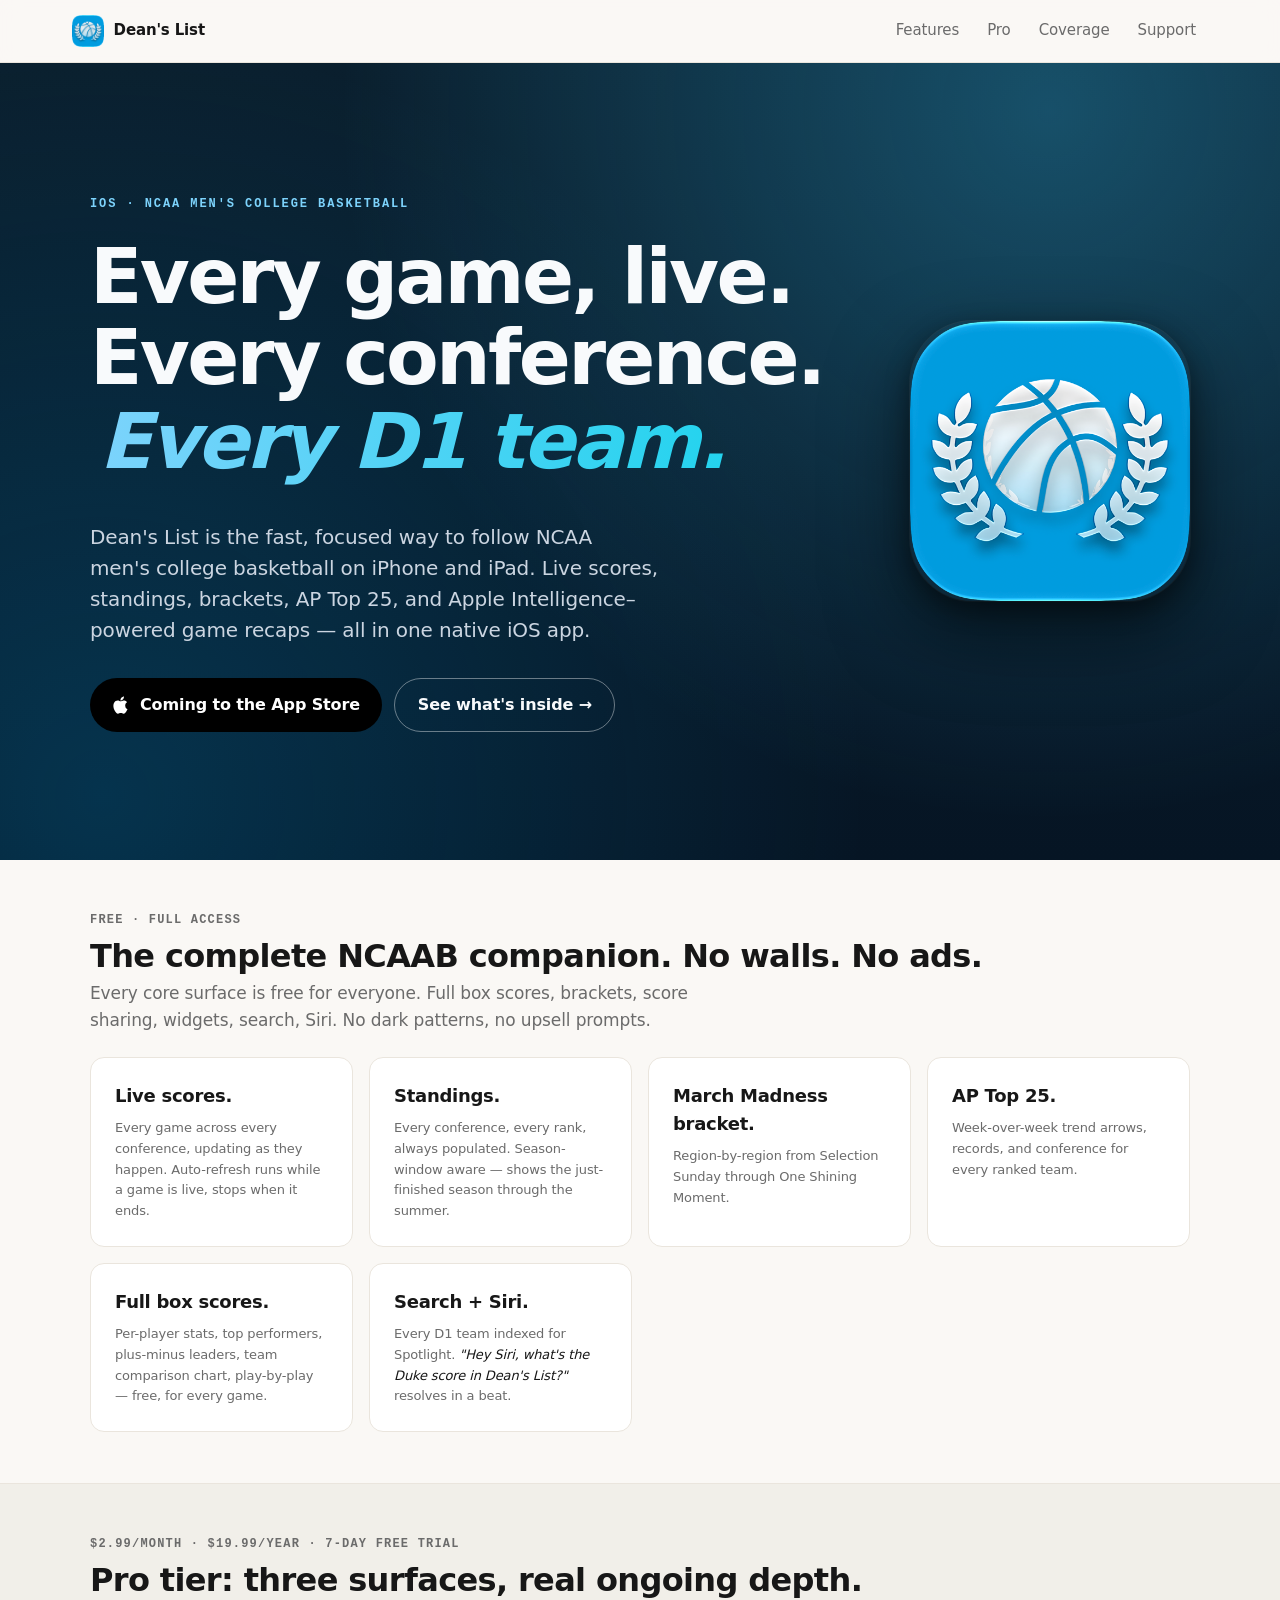
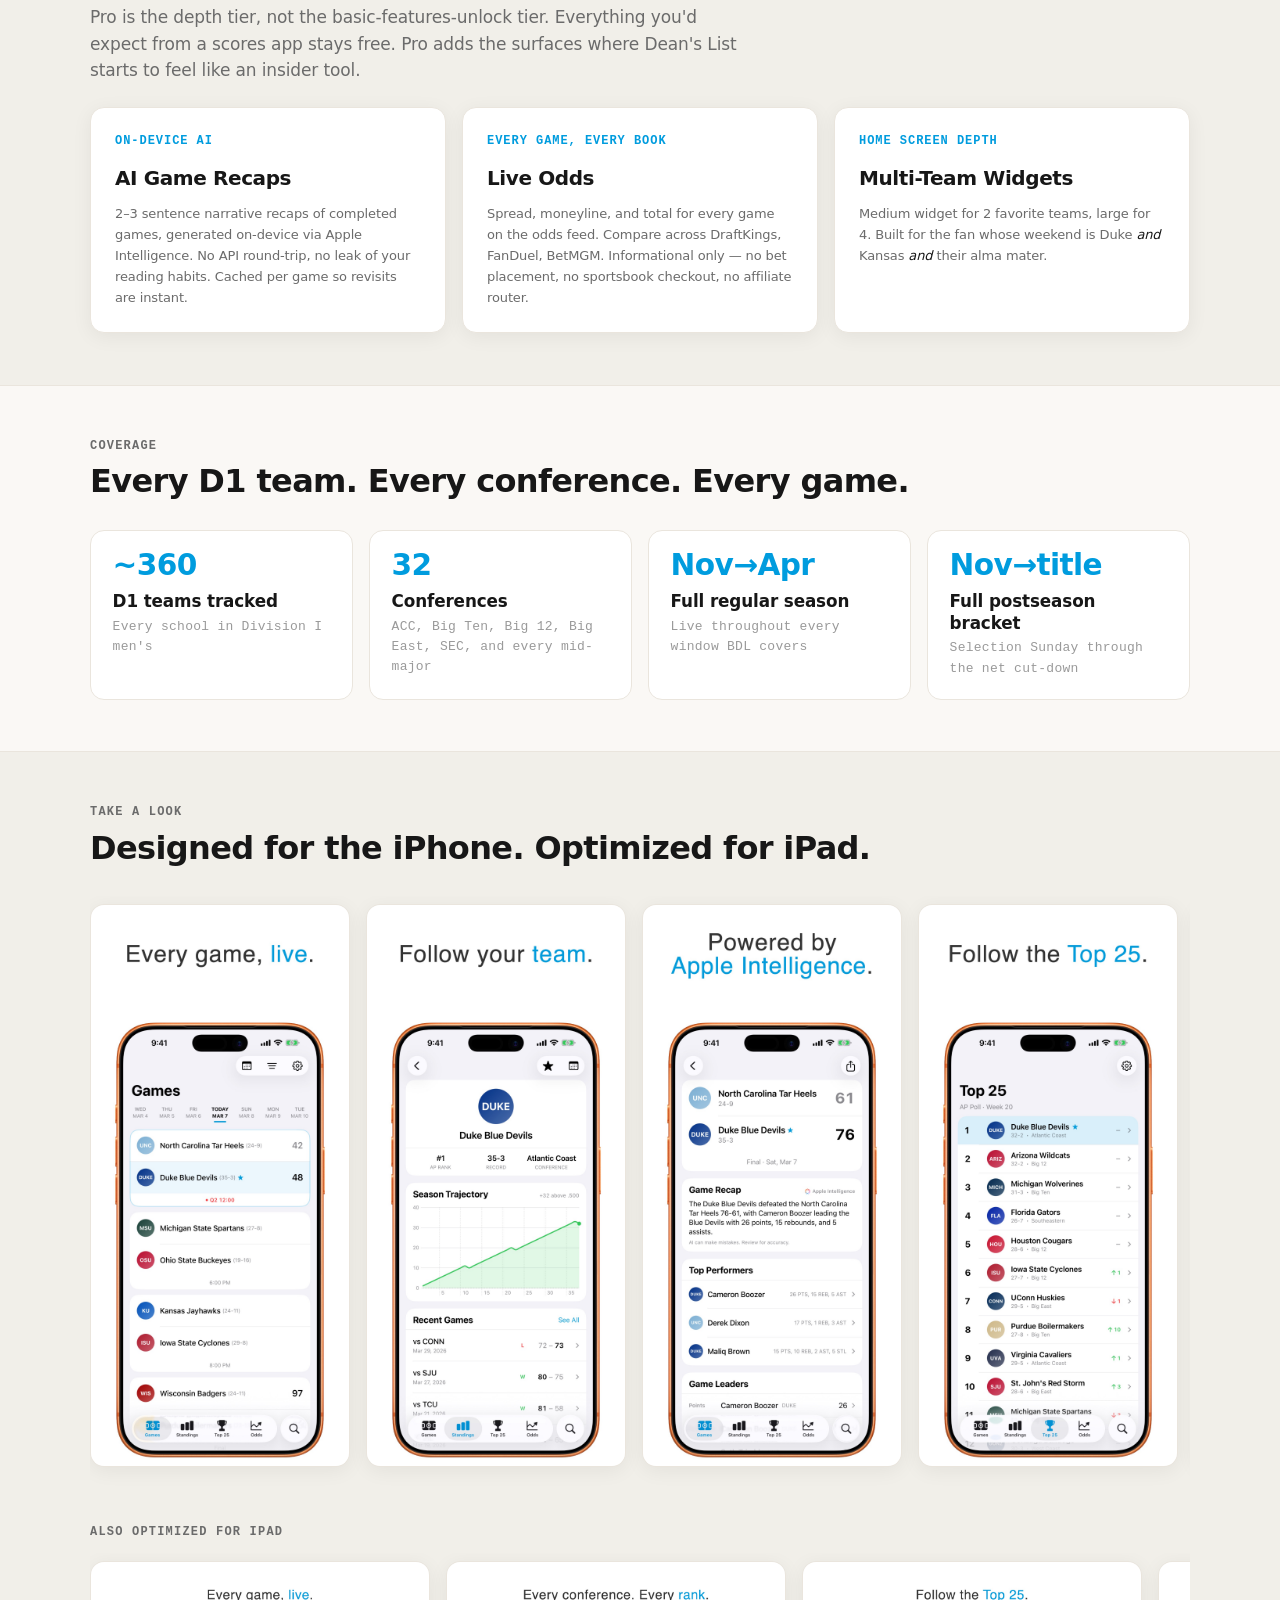
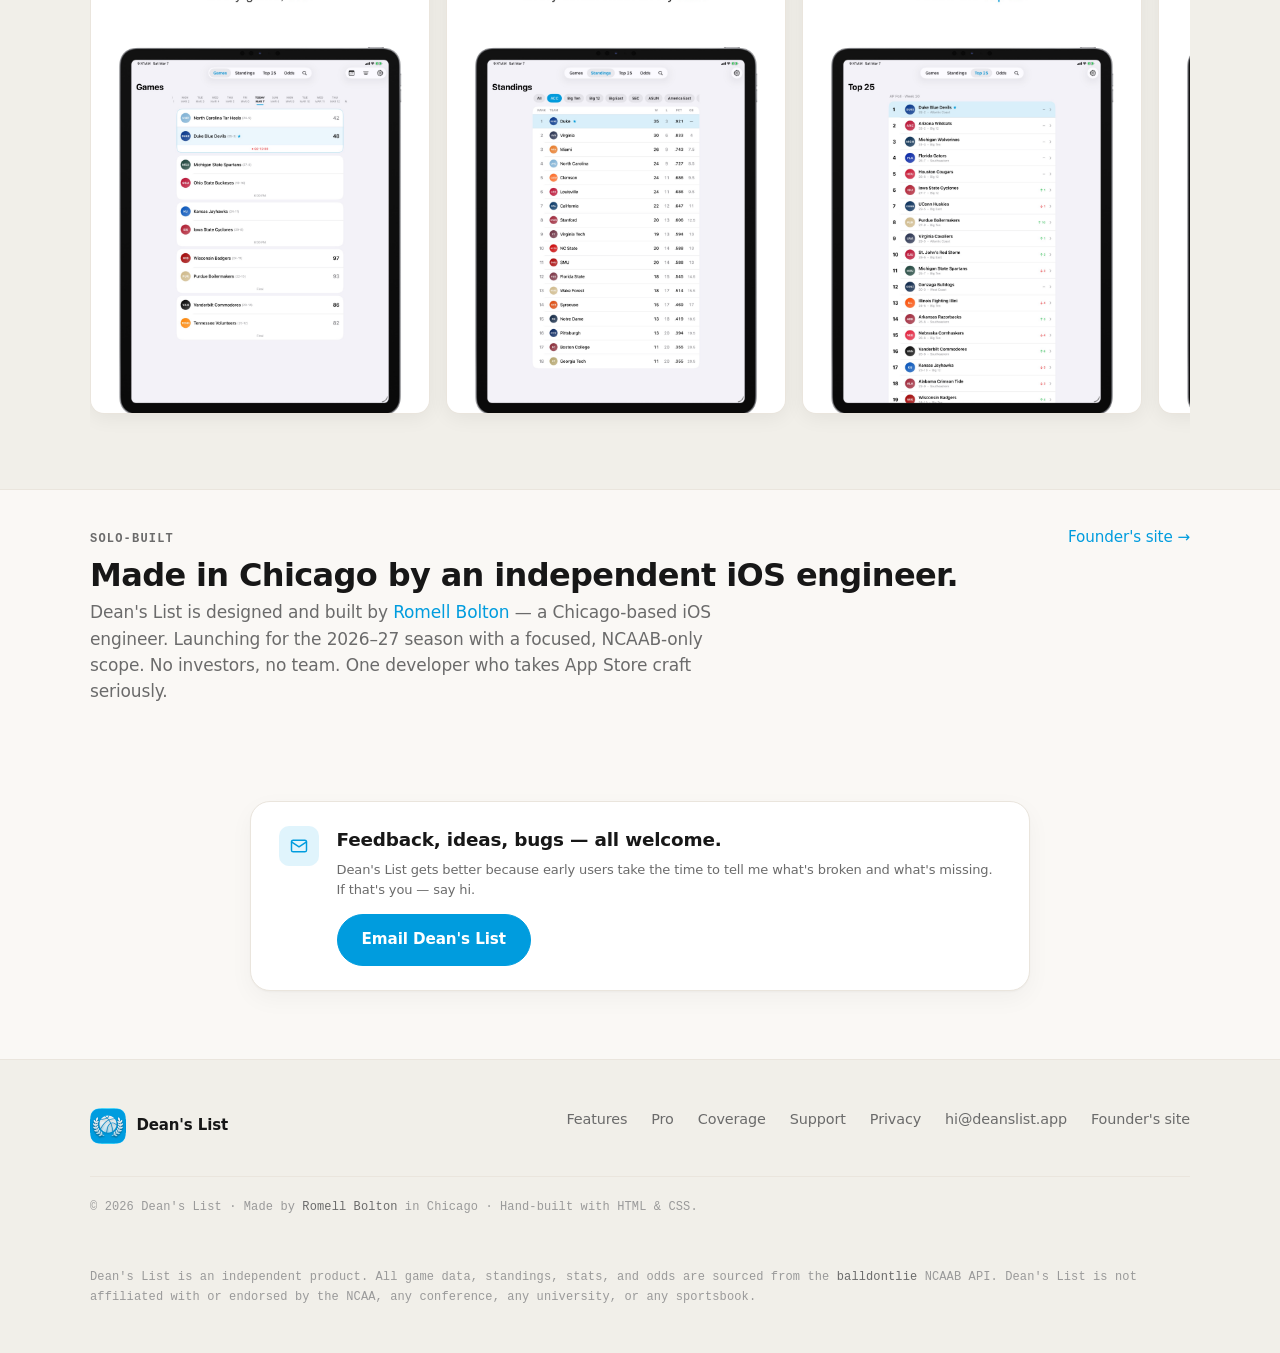
<file: index.html>
<!DOCTYPE html>
<html lang="en">
<head>
  <meta charset="UTF-8" />
  <meta name="viewport" content="width=device-width, initial-scale=1, viewport-fit=cover" />
  <meta name="color-scheme" content="light dark" />
  <meta name="theme-color" content="#faf8f5" media="(prefers-color-scheme: light)" />
  <meta name="theme-color" content="#0e0e10" media="(prefers-color-scheme: dark)" />

  <title>Dean's List</title>
  <meta name="description" content="The complete NCAA Men's college basketball companion. Live scores, standings, brackets, AP Top 25, and Apple Intelligence–powered game recaps. Every conference. Every D1 team." />

  <meta property="og:type" content="website" />
  <meta property="og:title" content="Dean's List — College Basketball" />
  <meta property="og:description" content="Live scores. Every bracket. Powered by Apple Intelligence. A native iOS app by Romell Bolton." />
  <meta property="og:url" content="https://deanslist.app/" />
  <meta property="og:image" content="https://deanslist.app/assets/img/og-image.png" />
  <meta property="og:image:width" content="1200" />
  <meta property="og:image:height" content="630" />
  <meta property="og:image:alt" content="Dean's List — the complete NCAA college basketball companion for iOS" />
  <meta name="twitter:card" content="summary_large_image" />

  <link rel="canonical" href="https://deanslist.app/" />
  <link rel="icon" type="image/png" sizes="32x32" href="/favicon-32.png?v=20260723" />
  <link rel="apple-touch-icon" href="/apple-touch-icon.png?v=20260723" />
  <link rel="manifest" href="/site.webmanifest" />
  <link rel="stylesheet" href="/assets/css/styles.css?v=20260722" />
</head>
<body>
  <a href="#main" class="skip-link">Skip to content</a>

  <div class="page">
    <header class="site-header">
      <div class="site-header__inner">
        <a href="/" class="site-header__brand">
          <img src="/assets/img/deanslist-mark.png?v=20260723" alt="" />
          <span>Dean's List</span>
        </a>
        <nav class="site-header__nav" id="site-nav" aria-label="Primary">
          <a href="#features">Features</a>
          <a href="#pro">Pro</a>
          <a href="#coverage">Coverage</a>
          <a href="/support/">Support</a>
        </nav>
        <button type="button" class="site-header__toggle" aria-controls="site-nav" aria-expanded="false">Menu</button>
      </div>
    </header>

    <main id="main">
      <section class="hero-quote">
        <div class="hero-quote__inner">
          <div class="hero-quote__text-col">
            <p class="hero-quote__eyebrow">iOS · NCAA Men's College Basketball</p>
            <p class="hero-quote__text">Every game, live. Every conference. <em>Every D1 team.</em></p>
            <p class="hero-quote__mission">
              Dean's List is the fast, focused way to follow NCAA men's college basketball on iPhone and iPad.
              Live scores, standings, brackets, AP Top 25, and Apple Intelligence–powered game recaps —
              all in one native iOS app.
            </p>
            <div class="hero-quote__ctas">
              <!-- Placeholder pill — swap for Apple's official App Store badge once the new ASC record is live -->
              <a href="#" class="hero-quote__coming" aria-label="Coming soon to the App Store">
                <svg viewBox="0 0 24 24" width="18" height="18" fill="currentColor" aria-hidden="true"><path d="M17.6 12.75c-.03-2.9 2.37-4.29 2.48-4.36-1.35-1.98-3.46-2.25-4.2-2.28-1.79-.18-3.5 1.05-4.41 1.05-.93 0-2.32-1.03-3.82-1-1.96.03-3.79 1.14-4.8 2.9-2.05 3.55-.52 8.8 1.47 11.68.97 1.41 2.13 2.99 3.63 2.94 1.46-.06 2.01-.94 3.78-.94 1.75 0 2.26.94 3.8.91 1.57-.03 2.57-1.44 3.53-2.86 1.11-1.63 1.57-3.22 1.6-3.31-.04-.02-3.03-1.16-3.06-4.63zM14.7 4.42c.8-.98 1.34-2.33 1.19-3.68-1.15.05-2.55.78-3.38 1.75-.75.86-1.4 2.24-1.22 3.55 1.29.1 2.6-.65 3.41-1.62z"/></svg>
                <span>Coming to the App Store</span>
              </a>
              <a href="#features" class="hero-quote__cta hero-quote__cta--ghost">See what's inside &rarr;</a>
            </div>
          </div>
          <div class="hero-quote__visual" aria-hidden="true">
            <img src="/icon-512.png?v=20260723" alt="" class="hero-quote__icon" />
          </div>
        </div>
      </section>

      <section class="section" id="features">
        <div class="section__inner">
          <div class="section__head">
            <div>
              <p class="section__eyebrow">Free · Full access</p>
              <h2 class="section__title">The complete NCAAB companion. No walls. No ads.</h2>
              <p class="section__lede">Every core surface is free for everyone. Full box scores, brackets, score sharing, widgets, search, Siri. No dark patterns, no upsell prompts.</p>
            </div>
          </div>
          <div class="feature-grid">
            <article class="feature-card"><h3 class="feature-card__title">Live scores.</h3><p class="feature-card__body">Every game across every conference, updating as they happen. Auto-refresh runs while a game is live, stops when it ends.</p></article>
            <article class="feature-card"><h3 class="feature-card__title">Standings.</h3><p class="feature-card__body">Every conference, every rank, always populated. Season-window aware — shows the just-finished season through the summer.</p></article>
            <article class="feature-card"><h3 class="feature-card__title">March Madness bracket.</h3><p class="feature-card__body">Region-by-region from Selection Sunday through One Shining Moment.</p></article>
            <article class="feature-card"><h3 class="feature-card__title">AP Top 25.</h3><p class="feature-card__body">Week-over-week trend arrows, records, and conference for every ranked team.</p></article>
            <article class="feature-card"><h3 class="feature-card__title">Full box scores.</h3><p class="feature-card__body">Per-player stats, top performers, plus-minus leaders, team comparison chart, play-by-play — free, for every game.</p></article>
            <article class="feature-card"><h3 class="feature-card__title">Search + Siri.</h3><p class="feature-card__body">Every D1 team indexed for Spotlight. <em>"Hey Siri, what's the Duke score in Dean's List?"</em> resolves in a beat.</p></article>
          </div>
        </div>
      </section>

      <section class="section section--tint" id="pro">
        <div class="section__inner">
          <div class="section__head">
            <div>
              <p class="section__eyebrow">$2.99/month · $19.99/year · 7-day free trial</p>
              <h2 class="section__title">Pro tier: three surfaces, real ongoing depth.</h2>
              <p class="section__lede">Pro is the depth tier, not the basic-features-unlock tier. Everything you'd expect from a scores app stays free. Pro adds the surfaces where Dean's List starts to feel like an insider tool.</p>
            </div>
          </div>
          <div class="pro-grid">
            <article class="pro-card"><p class="pro-card__eyebrow">On-device AI</p><h3 class="pro-card__title">AI Game Recaps</h3><p class="pro-card__body">2–3 sentence narrative recaps of completed games, generated on-device via Apple Intelligence. No API round-trip, no leak of your reading habits. Cached per game so revisits are instant.</p></article>
            <article class="pro-card"><p class="pro-card__eyebrow">Every game, every book</p><h3 class="pro-card__title">Live Odds</h3><p class="pro-card__body">Spread, moneyline, and total for every game on the odds feed. Compare across DraftKings, FanDuel, BetMGM. Informational only — no bet placement, no sportsbook checkout, no affiliate router.</p></article>
            <article class="pro-card"><p class="pro-card__eyebrow">Home Screen depth</p><h3 class="pro-card__title">Multi-Team Widgets</h3><p class="pro-card__body">Medium widget for 2 favorite teams, large for 4. Built for the fan whose weekend is Duke <em>and</em> Kansas <em>and</em> their alma mater.</p></article>
          </div>
        </div>
      </section>

      <section class="section" id="coverage">
        <div class="section__inner">
          <div class="section__head"><div><p class="section__eyebrow">Coverage</p><h2 class="section__title">Every D1 team. Every conference. Every game.</h2></div></div>
          <div class="impact-grid">
            <div class="impact-card"><span class="impact-card__value">~360</span><p class="impact-card__label">D1 teams tracked</p><p class="impact-card__sub">Every school in Division I men's</p></div>
            <div class="impact-card"><span class="impact-card__value">32</span><p class="impact-card__label">Conferences</p><p class="impact-card__sub">ACC, Big Ten, Big 12, Big East, SEC, and every mid-major</p></div>
            <div class="impact-card"><span class="impact-card__value">Nov→Apr</span><p class="impact-card__label">Full regular season</p><p class="impact-card__sub">Live throughout every window BDL covers</p></div>
            <div class="impact-card"><span class="impact-card__value">Nov→title</span><p class="impact-card__label">Full postseason bracket</p><p class="impact-card__sub">Selection Sunday through the net cut-down</p></div>
          </div>
        </div>
      </section>

      <section class="section section--tint" id="screens">
        <div class="section__inner">
          <div class="section__head"><div><p class="section__eyebrow">Take a look</p><h2 class="section__title">Designed for the iPhone. Optimized for iPad.</h2></div></div>
          <div class="screen-strip" aria-label="Dean's List on iPhone">
            <figure class="screen-strip__item"><img src="/assets/img/screen-games.jpg?v=20260722" alt="Every game, live. Games tab showing today's live matchups and upcoming tip-offs." /></figure>
            <figure class="screen-strip__item"><img src="/assets/img/screen-standings.jpg?v=20260722" alt="Every conference. Every rank. Standings tab with conference filter chips." /></figure>
            <figure class="screen-strip__item"><img src="/assets/img/screen-top25.jpg?v=20260722" alt="Follow the Top 25. AP Poll with week-over-week trend arrows." /></figure>
            <figure class="screen-strip__item"><img src="/assets/img/screen-recap.jpg?v=20260722" alt="Powered by Apple Intelligence. Game detail with AI-generated recap." /></figure>
            <figure class="screen-strip__item"><img src="/assets/img/screen-odds.jpg?v=20260722" alt="Compare odds across books. Odds card with spread, total, and moneyline." /></figure>
            <figure class="screen-strip__item"><img src="/assets/img/screen-team.jpg?v=20260722" alt="Follow your team. Team detail with record, season trajectory, and recent games." /></figure>
          </div>
          <p class="screen-strip__label">Also optimized for iPad</p>
          <div class="screen-strip screen-strip--tablet" aria-label="Dean's List on iPad">
            <figure class="screen-strip__item screen-strip__item--tablet"><img src="/assets/img/screen-ipad-games.jpg?v=20260722" alt="Every game, live on iPad with a wider layout." /></figure>
            <figure class="screen-strip__item screen-strip__item--tablet"><img src="/assets/img/screen-ipad-standings.jpg?v=20260722" alt="Every conference. Every rank. Standings tab on iPad." /></figure>
            <figure class="screen-strip__item screen-strip__item--tablet"><img src="/assets/img/screen-ipad-top25.jpg?v=20260722" alt="Follow the Top 25 on iPad." /></figure>
            <figure class="screen-strip__item screen-strip__item--tablet"><img src="/assets/img/screen-ipad-recap.jpg?v=20260722" alt="Powered by Apple Intelligence on iPad." /></figure>
            <figure class="screen-strip__item screen-strip__item--tablet"><img src="/assets/img/screen-ipad-odds.jpg?v=20260722" alt="Compare odds across books on iPad." /></figure>
            <figure class="screen-strip__item screen-strip__item--tablet"><img src="/assets/img/screen-ipad-team.jpg?v=20260722" alt="Follow your team on iPad." /></figure>
          </div>
        </div>
      </section>

      <section class="section section--tight">
        <div class="section__inner">
          <div class="section__head">
            <div>
              <p class="section__eyebrow">Solo-built</p>
              <h2 class="section__title">Made in Chicago by an independent iOS engineer.</h2>
              <p class="section__lede">
                Dean's List is designed and built by
                <a href="https://www.romellbolton.com" target="_blank" rel="noopener">Romell Bolton</a> —
                a Chicago-based iOS engineer. Launching for the 2026–27 season with a focused,
                NCAAB-only scope. No investors, no team. One developer who takes App Store craft seriously.
              </p>
            </div>
            <a href="https://www.romellbolton.com" target="_blank" rel="noopener" class="section__see-all">Founder's site &rarr;</a>
          </div>
        </div>
      </section>

      <section class="section section--tight">
        <div class="section__inner" style="max-width: 780px;">
          <div class="callout">
            <div class="callout__glyph" aria-hidden="true">
              <svg viewBox="0 0 24 24" fill="none" stroke="currentColor" stroke-width="1.75" stroke-linecap="round" stroke-linejoin="round"><rect x="3" y="5" width="18" height="14" rx="2"/><path d="M3 7l9 6 9-6"/></svg>
            </div>
            <div>
              <p class="callout__title">Feedback, ideas, bugs — all welcome.</p>
              <p class="callout__body">Dean's List gets better because early users take the time to tell me what's broken and what's missing. If that's you — say hi.</p>
              <a href="mailto:hi@deanslist.app" class="btn btn--primary">Email Dean's List</a>
            </div>
          </div>
        </div>
      </section>
    </main>

    <footer class="site-footer">
      <div class="site-footer__inner">
        <div>
          <a href="/" class="site-footer__brand">
            <img src="/assets/img/deanslist-mark.png?v=20260723" alt="" />
            <span>Dean's List</span>
          </a>
        </div>
        <nav class="site-footer__links" aria-label="Footer">
          <a href="#features">Features</a>
          <a href="#pro">Pro</a>
          <a href="#coverage">Coverage</a>
          <a href="/support/">Support</a>
          <a href="/privacy/">Privacy</a>
          <a href="mailto:hi@deanslist.app">hi@deanslist.app</a>
          <a href="https://www.romellbolton.com" target="_blank" rel="noopener">Founder's site</a>
        </nav>
        <p class="site-footer__copy">
          © <span id="year">2026</span> Dean's List · Made by
          <a href="https://www.romellbolton.com" target="_blank" rel="noopener">Romell Bolton</a>
          in Chicago · Hand-built with HTML &amp; CSS.
        </p>
        <p class="site-footer__copy" style="margin-top: 0.5rem;">
          Dean's List is an independent product. All game data, standings, stats, and odds are sourced from the
          <a href="https://balldontlie.io" target="_blank" rel="noopener">balldontlie</a> NCAAB API.
          Dean's List is not affiliated with or endorsed by the NCAA, any conference, any university, or any sportsbook.
        </p>
      </div>
    </footer>
  </div>

  <script src="/assets/js/main.js" defer></script>
</body>
</html>
</file>
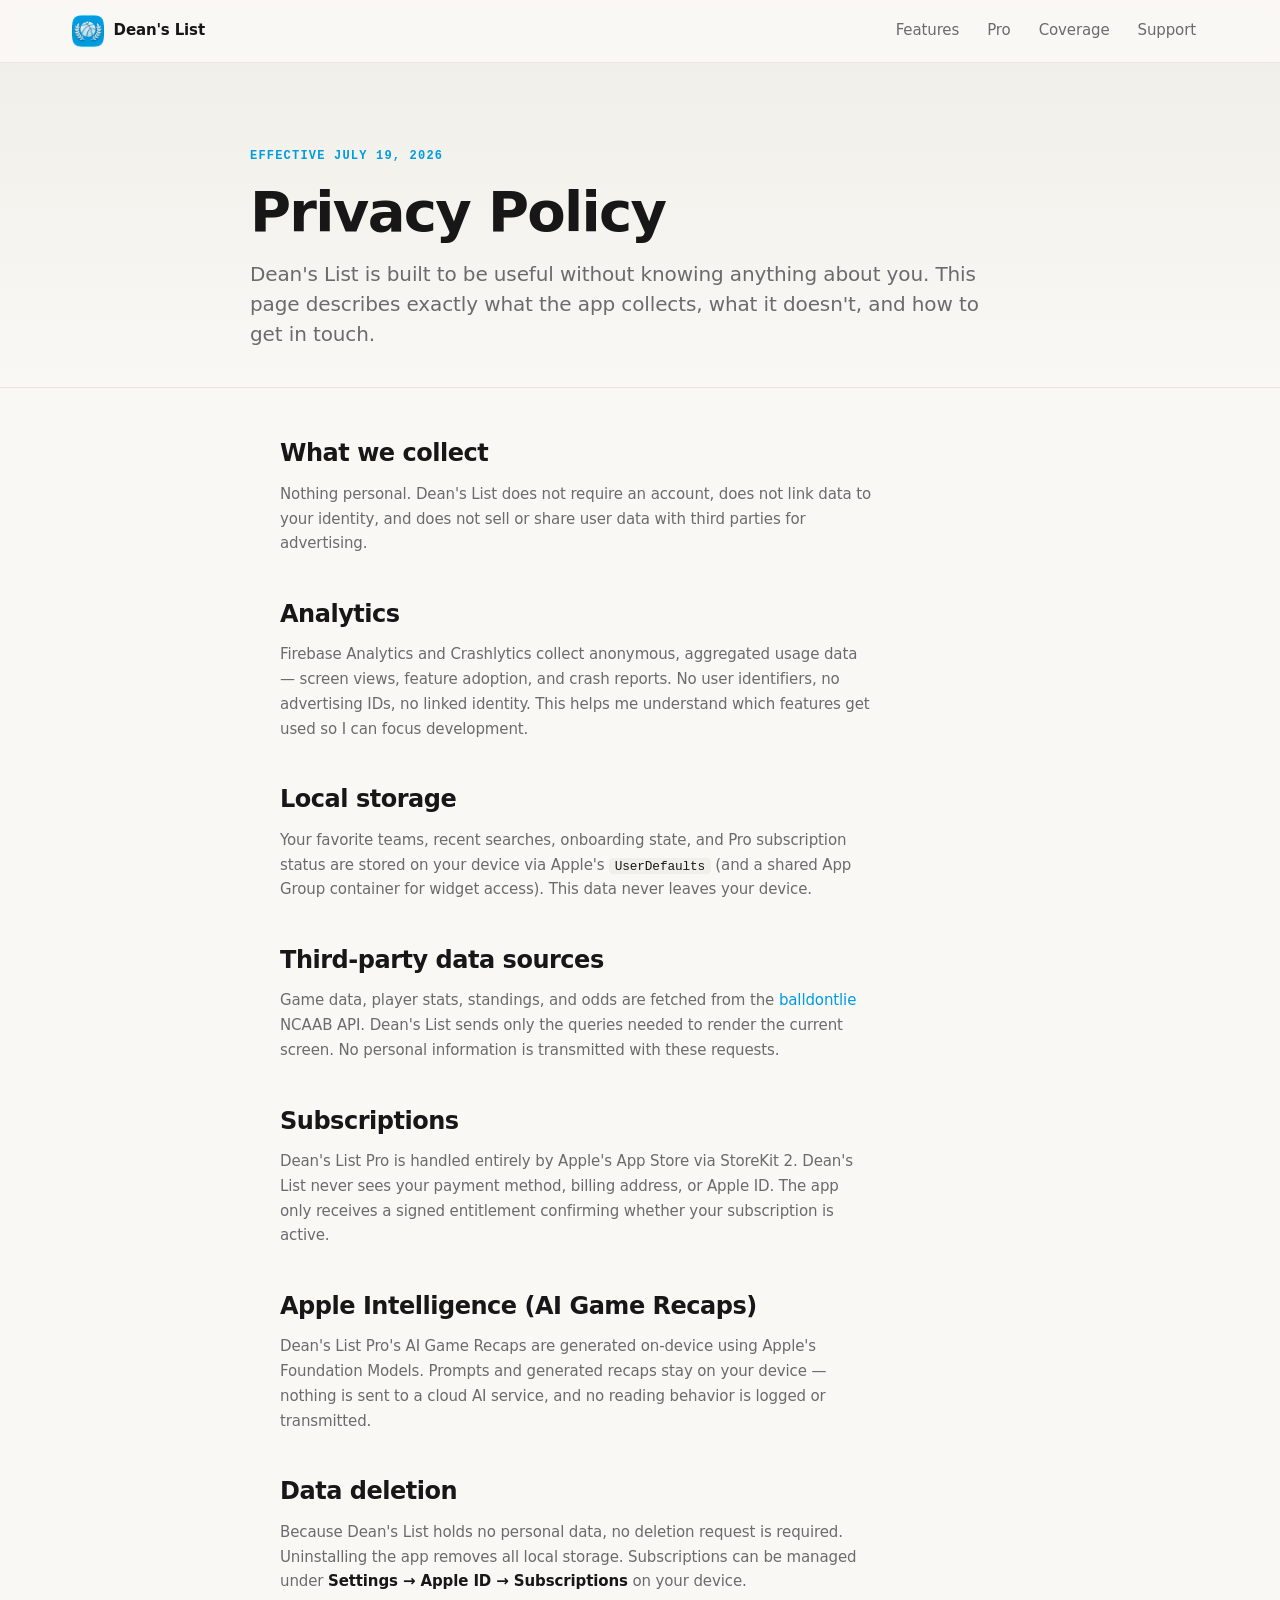
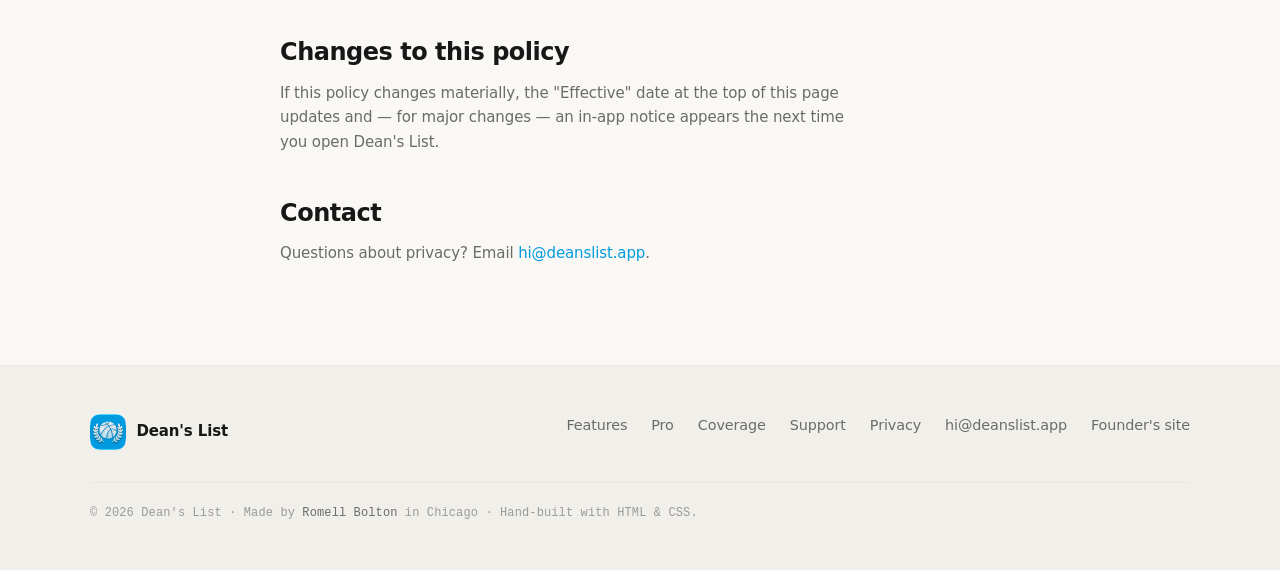
<file: privacy/index.html>
<!DOCTYPE html>
<html lang="en">
<head>
  <meta charset="UTF-8" />
  <meta name="viewport" content="width=device-width, initial-scale=1, viewport-fit=cover" />
  <meta name="color-scheme" content="light dark" />
  <meta name="theme-color" content="#faf8f5" media="(prefers-color-scheme: light)" />
  <meta name="theme-color" content="#0e0e10" media="(prefers-color-scheme: dark)" />

  <title>Privacy — Dean's List</title>
  <meta name="description" content="Dean's List's privacy policy. What we collect, what we don't, and how to reach us." />
  <link rel="canonical" href="https://deanslist.app/privacy/" />
  <link rel="icon" type="image/png" sizes="32x32" href="/favicon-32.png?v=20260723" />
  <link rel="apple-touch-icon" href="/apple-touch-icon.png?v=20260723" />
  <link rel="manifest" href="/site.webmanifest" />
  <link rel="stylesheet" href="/assets/css/styles.css?v=20260722" />
</head>
<body>
  <a href="#main" class="skip-link">Skip to content</a>
  <div class="page">
    <header class="site-header">
      <div class="site-header__inner">
        <a href="/" class="site-header__brand">
          <img src="/assets/img/deanslist-mark.png?v=20260723" alt="" />
          <span>Dean's List</span>
        </a>
        <nav class="site-header__nav" id="site-nav" aria-label="Primary">
          <a href="/#features">Features</a>
          <a href="/#pro">Pro</a>
          <a href="/#coverage">Coverage</a>
          <a href="/support/">Support</a>
        </nav>
        <button type="button" class="site-header__toggle" aria-controls="site-nav" aria-expanded="false">Menu</button>
      </div>
    </header>

    <main id="main">
      <section class="hero-page">
        <div class="hero-page__inner">
          <p class="hero-page__eyebrow">Effective July 19, 2026</p>
          <h1 class="hero-page__title">Privacy Policy</h1>
          <p class="hero-page__lede">Dean's List is built to be useful without knowing anything about you. This page describes exactly what the app collects, what it doesn't, and how to get in touch.</p>
        </div>
      </section>

      <section class="section">
        <div class="section__inner" style="max-width: 720px;">
          <article class="prose">
            <h2>What we collect</h2>
            <p>Nothing personal. Dean's List does not require an account, does not link data to your identity, and does not sell or share user data with third parties for advertising.</p>

            <h2>Analytics</h2>
            <p>Firebase Analytics and Crashlytics collect anonymous, aggregated usage data — screen views, feature adoption, and crash reports. No user identifiers, no advertising IDs, no linked identity. This helps me understand which features get used so I can focus development.</p>

            <h2>Local storage</h2>
            <p>Your favorite teams, recent searches, onboarding state, and Pro subscription status are stored on your device via Apple's <code>UserDefaults</code> (and a shared App Group container for widget access). This data never leaves your device.</p>

            <h2>Third-party data sources</h2>
            <p>Game data, player stats, standings, and odds are fetched from the <a href="https://balldontlie.io" target="_blank" rel="noopener">balldontlie</a> NCAAB API. Dean's List sends only the queries needed to render the current screen. No personal information is transmitted with these requests.</p>

            <h2>Subscriptions</h2>
            <p>Dean's List Pro is handled entirely by Apple's App Store via StoreKit 2. Dean's List never sees your payment method, billing address, or Apple ID. The app only receives a signed entitlement confirming whether your subscription is active.</p>

            <h2>Apple Intelligence (AI Game Recaps)</h2>
            <p>Dean's List Pro's AI Game Recaps are generated on-device using Apple's Foundation Models. Prompts and generated recaps stay on your device — nothing is sent to a cloud AI service, and no reading behavior is logged or transmitted.</p>

            <h2>Data deletion</h2>
            <p>Because Dean's List holds no personal data, no deletion request is required. Uninstalling the app removes all local storage. Subscriptions can be managed under <strong>Settings → Apple ID → Subscriptions</strong> on your device.</p>

            <h2>Changes to this policy</h2>
            <p>If this policy changes materially, the "Effective" date at the top of this page updates and — for major changes — an in-app notice appears the next time you open Dean's List.</p>

            <h2>Contact</h2>
            <p>Questions about privacy? Email <a href="mailto:hi@deanslist.app">hi@deanslist.app</a>.</p>
          </article>
        </div>
      </section>
    </main>

    <footer class="site-footer">
      <div class="site-footer__inner">
        <div>
          <a href="/" class="site-footer__brand">
            <img src="/assets/img/deanslist-mark.png?v=20260723" alt="" />
            <span>Dean's List</span>
          </a>
        </div>
        <nav class="site-footer__links" aria-label="Footer">
          <a href="/#features">Features</a>
          <a href="/#pro">Pro</a>
          <a href="/#coverage">Coverage</a>
          <a href="/support/">Support</a>
          <a href="/privacy/">Privacy</a>
          <a href="mailto:hi@deanslist.app">hi@deanslist.app</a>
          <a href="https://www.romellbolton.com" target="_blank" rel="noopener">Founder's site</a>
        </nav>
        <p class="site-footer__copy">
          © <span id="year">2026</span> Dean's List · Made by
          <a href="https://www.romellbolton.com" target="_blank" rel="noopener">Romell Bolton</a>
          in Chicago · Hand-built with HTML &amp; CSS.
        </p>
      </div>
    </footer>
  </div>
  <script src="/assets/js/main.js" defer></script>
</body>
</html>
</file>
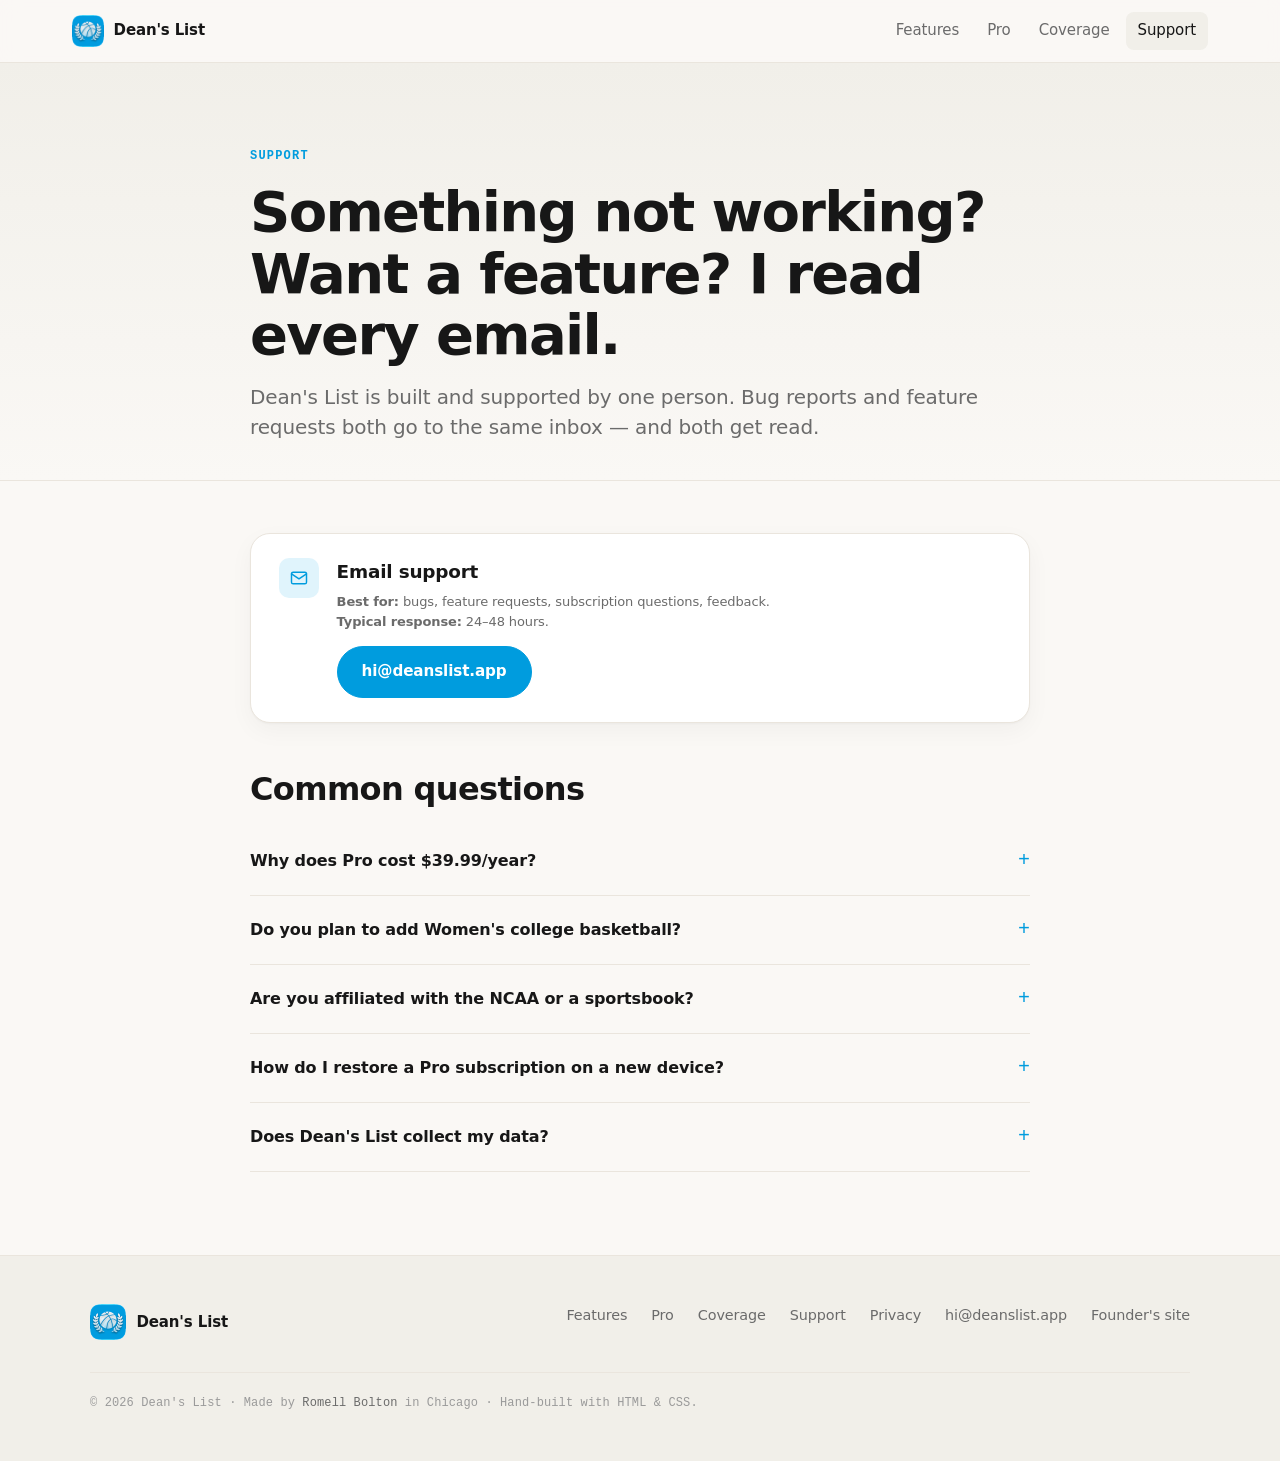
<file: support/index.html>
<!DOCTYPE html>
<html lang="en">
<head>
  <meta charset="UTF-8" />
  <meta name="viewport" content="width=device-width, initial-scale=1, viewport-fit=cover" />
  <meta name="color-scheme" content="light dark" />
  <meta name="theme-color" content="#faf8f5" media="(prefers-color-scheme: light)" />
  <meta name="theme-color" content="#0e0e10" media="(prefers-color-scheme: dark)" />

  <title>Support — Dean's List</title>
  <meta name="description" content="Contact support for Dean's List — bugs, feature requests, subscription questions." />
  <link rel="canonical" href="https://deanslist.app/support/" />
  <link rel="icon" type="image/png" sizes="32x32" href="/favicon-32.png?v=20260723" />
  <link rel="apple-touch-icon" href="/apple-touch-icon.png?v=20260723" />
  <link rel="manifest" href="/site.webmanifest" />
  <link rel="stylesheet" href="/assets/css/styles.css?v=20260722" />
</head>
<body>
  <a href="#main" class="skip-link">Skip to content</a>
  <div class="page">
    <header class="site-header">
      <div class="site-header__inner">
        <a href="/" class="site-header__brand">
          <img src="/assets/img/deanslist-mark.png?v=20260723" alt="" />
          <span>Dean's List</span>
        </a>
        <nav class="site-header__nav" id="site-nav" aria-label="Primary">
          <a href="/#features">Features</a>
          <a href="/#pro">Pro</a>
          <a href="/#coverage">Coverage</a>
          <a href="/support/" aria-current="page">Support</a>
        </nav>
        <button type="button" class="site-header__toggle" aria-controls="site-nav" aria-expanded="false">Menu</button>
      </div>
    </header>

    <main id="main">
      <section class="hero-page">
        <div class="hero-page__inner">
          <p class="hero-page__eyebrow">Support</p>
          <h1 class="hero-page__title">Something not working? Want a feature? I read every email.</h1>
          <p class="hero-page__lede">Dean's List is built and supported by one person. Bug reports and feature requests both go to the same inbox — and both get read.</p>
        </div>
      </section>

      <section class="section">
        <div class="section__inner" style="max-width: 780px;">
          <div class="callout">
            <div class="callout__glyph" aria-hidden="true">
              <svg viewBox="0 0 24 24" fill="none" stroke="currentColor" stroke-width="1.75" stroke-linecap="round" stroke-linejoin="round"><rect x="3" y="5" width="18" height="14" rx="2"/><path d="M3 7l9 6 9-6"/></svg>
            </div>
            <div>
              <p class="callout__title">Email support</p>
              <p class="callout__body"><strong>Best for:</strong> bugs, feature requests, subscription questions, feedback.<br /><strong>Typical response:</strong> 24–48 hours.</p>
              <a href="mailto:hi@deanslist.app" class="btn btn--primary">hi@deanslist.app</a>
            </div>
          </div>

          <div class="faq">
            <h2 class="section__title" style="margin-bottom: 1.25rem;">Common questions</h2>
            <details class="faq__item">
              <summary>Why does Pro cost $39.99/year?</summary>
              <p>Every Pro feature costs me something ongoing — AI generation runs on your device, but the box-score data feed that makes the recaps possible is a paid tier. Pro pays for the data, keeps the free tier truly free, and keeps Dean's List independent.</p>
            </details>
            <details class="faq__item">
              <summary>Do you plan to add Women's college basketball?</summary>
              <p>Not right now. Dean's List is deliberately focused on NCAA men's — the focus is what makes the app shippable at this level of polish. Multi-league would un-do that. If you want women's coverage, tell me — I read every request.</p>
            </details>
            <details class="faq__item">
              <summary>Are you affiliated with the NCAA or a sportsbook?</summary>
              <p>No. Dean's List is an independent iOS app. All data comes from the <a href="https://balldontlie.io" target="_blank" rel="noopener">balldontlie</a> NCAAB API. Odds are informational only — no bet placement, no sportsbook checkout, no affiliate router.</p>
            </details>
            <details class="faq__item">
              <summary>How do I restore a Pro subscription on a new device?</summary>
              <p>Open Dean's List → Settings → tap <em>Restore Purchases</em>. Sign in with the same Apple ID you used for the original purchase. If restore doesn't find the subscription, email me and I'll dig into the specific transaction.</p>
            </details>
            <details class="faq__item">
              <summary>Does Dean's List collect my data?</summary>
              <p>No personal data. Anonymous Firebase Analytics and Crashlytics collect aggregate usage and crash reports — no user identifier, no advertising ID, no linked identity. Full details on the <a href="/privacy/">Privacy page</a>.</p>
            </details>
          </div>
        </div>
      </section>
    </main>

    <footer class="site-footer">
      <div class="site-footer__inner">
        <div>
          <a href="/" class="site-footer__brand">
            <img src="/assets/img/deanslist-mark.png?v=20260723" alt="" />
            <span>Dean's List</span>
          </a>
        </div>
        <nav class="site-footer__links" aria-label="Footer">
          <a href="/#features">Features</a>
          <a href="/#pro">Pro</a>
          <a href="/#coverage">Coverage</a>
          <a href="/support/">Support</a>
          <a href="/privacy/">Privacy</a>
          <a href="mailto:hi@deanslist.app">hi@deanslist.app</a>
          <a href="https://www.romellbolton.com" target="_blank" rel="noopener">Founder's site</a>
        </nav>
        <p class="site-footer__copy">
          © <span id="year">2026</span> Dean's List · Made by
          <a href="https://www.romellbolton.com" target="_blank" rel="noopener">Romell Bolton</a>
          in Chicago · Hand-built with HTML &amp; CSS.
        </p>
      </div>
    </footer>
  </div>
  <script src="/assets/js/main.js" defer></script>
</body>
</html>
</file>
<file: assets/css/styles.css>
/* ─────────────────────────────────────────────
   deanslist.app — Product marketing site
   Sibling of romellbolton.com + theboltonfoundation.org
   NCAA blue accent (matches the iOS app icon)
   ───────────────────────────────────────────── */

:root {
  --bg:            #faf8f5;
  --surface:       #ffffff;
  --surface-2:     #f1efe9;
  --text:          #171717;
  --text-muted:    #6b6b6b;
  --text-subtle:   #9a9a9a;
  --border:        #eae5dd;
  --border-strong: #d4cec1;
  --accent:        #009CDE;
  --accent-soft:   #e0f4fc;
  --shadow-sm: 0 1px 2px rgba(0, 0, 0, 0.04);
  --shadow-md: 0 4px 20px rgba(0, 0, 0, 0.06);
  --sans: -apple-system, BlinkMacSystemFont, "SF Pro Text", system-ui, "Segoe UI", Roboto, Helvetica, Arial, sans-serif;
  --mono: ui-monospace, "SF Mono", "JetBrains Mono", Menlo, Consolas, monospace;
  --fs-body:    0.9375rem;
  --fs-small:   0.8125rem;
  --fs-tiny:    0.75rem;
  --r-sm: 6px;
  --r-md: 10px;
  --r-lg: 14px;
  --r-xl: 20px;
  --ease: cubic-bezier(0.4, 0, 0.2, 1);
  --spring: cubic-bezier(0.32, 0.72, 0, 1);
  --dur: 160ms;
}

@media (prefers-color-scheme: dark) {
  :root {
    --bg:            #0e0e10;
    --surface:       #171719;
    --surface-2:     #1e1e21;
    --text:          #f5f5f7;
    --text-muted:    #a3a3a3;
    --text-subtle:   #6b6b6b;
    --border:        #262629;
    --border-strong: #3a3a3f;
    --accent:        #33B8E7;
    --accent-soft:   #0a2532;
    --shadow-sm: 0 1px 2px rgba(0, 0, 0, 0.35);
    --shadow-md: 0 4px 20px rgba(0, 0, 0, 0.45);
  }
}

*, *::before, *::after { box-sizing: border-box; }
html { -webkit-text-size-adjust: 100%; scroll-behavior: smooth; }
@media (prefers-reduced-motion: reduce) {
  html { scroll-behavior: auto; }
  *, *::before, *::after { transition-duration: 0.01ms !important; animation-duration: 0.01ms !important; }
}
body {
  margin: 0;
  font-family: var(--sans);
  font-size: var(--fs-body);
  line-height: 1.55;
  letter-spacing: -0.008em;
  color: var(--text);
  background: var(--bg);
  -webkit-font-smoothing: antialiased;
  -moz-osx-font-smoothing: grayscale;
  text-rendering: optimizeLegibility;
  font-feature-settings: "ss01", "ss02", "cv11";
  overflow-x: hidden;
}
img, svg { display: block; max-width: 100%; height: auto; }
a { color: var(--accent); text-decoration: none; transition: color var(--dur) var(--ease); }
a:hover { color: var(--accent); text-decoration: underline; text-underline-offset: 3px; text-decoration-thickness: 1.5px; }
h1, h2, h3, h4, p, ul, ol, dl { margin: 0; padding: 0; }
ul, ol { list-style: none; }
button { font: inherit; cursor: pointer; background: none; border: none; color: inherit; padding: 0; }
::selection { background: var(--accent); color: #fff; }

:focus:not(:focus-visible) { outline: none; }
:focus-visible {
  outline: 3px solid color-mix(in oklab, var(--accent) 55%, transparent);
  outline-offset: 3px;
  border-radius: 8px;
}

.skip-link {
  position: absolute; top: -100px; left: 0;
  background: var(--text); color: var(--bg);
  padding: 0.6rem 1rem;
  font-size: var(--fs-small);
  z-index: 100;
  border-radius: 0 0 var(--r-md) 0;
  transition: top var(--dur) var(--ease);
}
.skip-link:focus { top: 0; }

.btn {
  display: inline-flex;
  align-items: center;
  gap: 0.5rem;
  padding: 0.75rem 1.35rem;
  font-size: 0.95rem;
  font-weight: 500;
  border-radius: 999px;
  transition: background var(--dur) var(--ease), border-color var(--dur) var(--ease), color var(--dur) var(--ease), transform var(--dur) var(--ease);
  border: 1px solid var(--border-strong);
  color: var(--text);
  background: var(--surface);
  text-decoration: none;
}
.btn:hover { border-color: var(--accent); color: var(--accent); text-decoration: none; transform: translateY(-1px); }
.btn--primary {
  background: var(--accent);
  color: #fff;
  border-color: var(--accent);
  font-weight: 600;
  padding: 0.8rem 1.5rem;
}
.btn--primary:hover { background: color-mix(in oklab, var(--accent) 85%, #000); border-color: transparent; color: #fff; }

.callout {
  padding: 1.5rem 1.75rem;
  background: var(--surface);
  border: 1px solid var(--border);
  border-radius: var(--r-xl);
  box-shadow: 0 1px 2px rgba(0, 0, 0, 0.03), 0 8px 24px rgba(0, 0, 0, 0.04);
  display: flex;
  gap: 1.1rem;
  align-items: flex-start;
}
.callout__glyph {
  width: 40px; height: 40px;
  border-radius: var(--r-md);
  background: var(--accent-soft);
  color: var(--accent);
  display: flex; align-items: center; justify-content: center;
  flex-shrink: 0;
}
.callout__glyph svg { width: 20px; height: 20px; }
.callout__title { font-weight: 700; font-size: 1.15rem; letter-spacing: -0.01em; color: var(--text); margin-bottom: 0.35rem; }
.callout__body { font-size: var(--fs-small); color: var(--text-muted); margin-bottom: 0.9rem; line-height: 1.55; }

.prose h2 {
  font-size: clamp(1.25rem, 1.1vw + 0.75rem, 1.5rem);
  font-weight: 700;
  letter-spacing: -0.02em;
  line-height: 1.2;
  color: var(--text);
  margin-top: 2.75rem;
  margin-bottom: 0.85rem;
}
.prose > :first-child { margin-top: 0; }
.prose p { color: var(--text-muted); line-height: 1.65; margin-bottom: 1rem; max-width: 62ch; }
.prose p strong { color: var(--text); font-weight: 600; }
.prose p code { font-family: var(--mono); font-size: 0.85em; padding: 0.05rem 0.35rem; border-radius: 4px; background: var(--surface-2); color: var(--text); }

.site-header {
  position: sticky;
  top: 0;
  z-index: 20;
  background: color-mix(in oklab, var(--bg) 88%, transparent);
  backdrop-filter: saturate(140%) blur(10px);
  -webkit-backdrop-filter: saturate(140%) blur(10px);
  border-bottom: 1px solid var(--border);
}
.site-header__inner {
  max-width: 1200px;
  margin-inline: auto;
  padding: 0.75rem clamp(1rem, 4vw, 2rem);
  padding-top: max(0.75rem, env(safe-area-inset-top));
  display: flex;
  align-items: center;
  gap: 1.5rem;
}
.site-header__brand {
  display: inline-flex;
  align-items: center;
  gap: 0.6rem;
  font-weight: 600;
  color: var(--text);
  text-decoration: none;
  letter-spacing: -0.01em;
}
.site-header__brand img { width: 32px; height: 32px; border-radius: 8px; }
.site-header__nav { display: flex; align-items: center; gap: 0.25rem; margin-left: auto; }
.site-header__nav a {
  padding: 0.45rem 0.75rem;
  border-radius: 8px;
  color: var(--text-muted);
  font-weight: 500;
  font-size: 0.9375rem;
  transition: color var(--dur) var(--ease), background var(--dur) var(--ease);
}
.site-header__nav a:hover, .site-header__nav a[aria-current="page"] { color: var(--text); background: var(--surface-2); }
.site-header__toggle {
  display: none;
  margin-left: auto;
  padding: 0.5rem 0.75rem;
  border-radius: 8px;
  background: var(--surface-2);
  border: 1px solid var(--border);
  color: var(--text);
  font-weight: 500;
  font-size: 0.85rem;
}
@media (max-width: 720px) {
  .site-header__nav { display: none; }
  .site-header__toggle { display: inline-flex; align-items: center; gap: 0.4rem; }
  .site-header__nav--open {
    display: flex;
    position: absolute;
    inset: 100% 0 auto 0;
    flex-direction: column;
    align-items: stretch;
    gap: 0;
    background: var(--bg);
    border-bottom: 1px solid var(--border);
    padding: 0.5rem clamp(1rem, 4vw, 2rem) 1rem;
    margin-left: 0;
  }
  .site-header__nav--open a { padding: 0.85rem 0.75rem; border-radius: 0; border-bottom: 1px solid var(--border); }
  .site-header__nav--open a:last-of-type { border-bottom: none; }
}

.page { display: flex; flex-direction: column; min-height: 100vh; min-height: 100dvh; }
.page > main { flex: 1; }

.hero-quote {
  position: relative;
  overflow: hidden;
  padding: clamp(4rem, 10vw, 8rem) clamp(1.25rem, 5vw, 3rem);
  background:
    radial-gradient(circle at 82% 6%, rgba(51, 184, 231, 0.32), transparent 55%),
    radial-gradient(circle at 8% 92%, rgba(0, 156, 222, 0.22), transparent 55%),
    linear-gradient(180deg, #0a1f2e 0%, #061524 100%);
  color: #f8fafc;
}
.hero-quote__inner {
  max-width: 1100px;
  margin-inline: auto;
  position: relative;
  display: grid;
  grid-template-columns: minmax(0, 1fr) auto;
  gap: clamp(2rem, 5vw, 5rem);
  align-items: center;
}
.hero-quote__visual { display: flex; justify-content: center; align-items: center; }
.hero-quote__icon {
  width: clamp(180px, 24vw, 280px);
  height: clamp(180px, 24vw, 280px);
  border-radius: 22.37%;
  box-shadow:
    0 30px 80px rgba(0, 0, 0, 0.55),
    0 8px 24px rgba(0, 0, 0, 0.4),
    0 0 0 1px rgba(255, 255, 255, 0.08);
}
@media (max-width: 720px) {
  .hero-quote__inner { grid-template-columns: 1fr; gap: 2rem; }
  .hero-quote__visual { order: -1; }
  .hero-quote__icon { width: 128px; height: 128px; }
  /* Center hero content beneath the centered icon — matches Apple's
     mobile marketing convention and avoids the icon-centered/text-left
     visual imbalance. */
  .hero-quote__text-col { text-align: center; }
  .hero-quote__text,
  .hero-quote__mission { margin-left: auto; margin-right: auto; }
  .hero-quote__ctas { justify-content: center; }
}
.hero-quote__eyebrow {
  display: inline-block;
  font-family: var(--mono);
  font-size: var(--fs-tiny);
  font-weight: 600;
  color: #7dd3fc;
  letter-spacing: 0.16em;
  text-transform: uppercase;
  margin-bottom: 1.5rem;
}
.hero-quote__text {
  font-size: clamp(1.85rem, 6vw, 5rem);
  font-weight: 700;
  letter-spacing: -0.035em;
  line-height: 1.05;
  color: #f8fafc;
  margin-bottom: 0.75rem;
  max-width: 20ch;
  overflow-wrap: break-word;
}
.hero-quote__text em {
  font-style: italic;
  background: linear-gradient(90deg, #7dd3fc, #22d3ee);
  -webkit-background-clip: text;
  background-clip: text;
  color: transparent;
  display: inline-block;
  padding: 0 0.12em 0.15em;
  line-height: 1.15;
}
.hero-quote__mission {
  max-width: 46ch;
  font-size: clamp(1.05rem, 1.4vw + 0.5rem, 1.25rem);
  line-height: 1.55;
  color: #cbd5e1;
  margin-top: 1.5rem;
  margin-bottom: 2rem;
  text-wrap: balance;
}
.hero-quote__mission strong { color: #f8fafc; font-weight: 600; }
.hero-quote__ctas { display: flex; gap: 0.75rem; flex-wrap: wrap; }
.hero-quote__cta {
  display: inline-flex;
  align-items: center;
  gap: 0.5rem;
  padding: 0.85rem 1.4rem;
  border-radius: 999px;
  font-weight: 600;
  font-size: 1rem;
  text-decoration: none;
  transition: transform var(--dur) var(--ease), background var(--dur) var(--ease);
}
.hero-quote__cta--primary { background: #7dd3fc; color: #041424; }
.hero-quote__cta--primary:hover { transform: translateY(-1px); background: #a5e5fd; color: #041424; text-decoration: none; }
.hero-quote__cta--ghost { background: transparent; color: #f8fafc; border: 1px solid rgba(255,255,255,0.4); }
.hero-quote__cta--ghost:hover { transform: translateY(-1px); background: rgba(255,255,255,0.08); border-color: rgba(255,255,255,0.55); color: #f8fafc; text-decoration: none; }

.hero-quote__coming {
  display: inline-flex;
  align-items: center;
  gap: 0.6rem;
  padding: 0.85rem 1.4rem;
  border-radius: 999px;
  background: #000;
  color: #fff;
  font-weight: 600;
  font-size: 1rem;
  text-decoration: none;
  transition: transform var(--dur) var(--ease), background var(--dur) var(--ease);
}
.hero-quote__coming svg { flex-shrink: 0; }
.hero-quote__coming:hover { transform: translateY(-1px); background: #1a1a1a; color: #fff; text-decoration: none; }

.section { padding: clamp(2.25rem, 4vw, 3.5rem) clamp(1.25rem, 5vw, 3rem); }
.section--tight { padding-block: clamp(1.5rem, 3vw, 2.25rem); }
.section--tint { background: var(--surface-2); border-top: 1px solid var(--border); border-bottom: 1px solid var(--border); }
.section__inner { max-width: 1100px; margin-inline: auto; }
.section__head {
  display: flex;
  align-items: baseline;
  justify-content: space-between;
  gap: 1rem;
  margin-bottom: 1.5rem;
  flex-wrap: wrap;
}
.section__eyebrow {
  font-family: var(--mono);
  font-size: var(--fs-tiny);
  font-weight: 600;
  color: var(--text-muted);
  letter-spacing: 0.1em;
  text-transform: uppercase;
  margin-bottom: 0.5rem;
}
.section__title {
  font-size: clamp(1.5rem, 2vw + 0.5rem, 2rem);
  font-weight: 700;
  letter-spacing: -0.02em;
  color: var(--text);
  line-height: 1.15;
  margin-bottom: 0.35rem;
}
.section__lede { font-size: 1.0625rem; color: var(--text-muted); max-width: 60ch; line-height: 1.55; }
.section__see-all { color: var(--accent); font-weight: 500; font-size: 0.95rem; white-space: nowrap; }

.feature-grid { display: grid; grid-template-columns: repeat(auto-fit, minmax(240px, 1fr)); gap: 1rem; }
.feature-card {
  padding: 1.5rem;
  border-radius: var(--r-lg);
  background: var(--surface);
  border: 1px solid var(--border);
  transition: border-color var(--dur) var(--ease), transform var(--dur) var(--ease), box-shadow var(--dur) var(--ease);
}
.feature-card:hover { border-color: var(--border-strong); transform: translateY(-1px); box-shadow: var(--shadow-md); }
.feature-card__title { font-size: 1.125rem; font-weight: 700; letter-spacing: -0.015em; color: var(--text); margin-bottom: 0.5rem; }
.feature-card__body { color: var(--text-muted); font-size: var(--fs-small); line-height: 1.6; }
.feature-card__body em { font-style: italic; color: var(--text); }

.pro-grid { display: grid; grid-template-columns: repeat(auto-fit, minmax(260px, 1fr)); gap: 1rem; }
.pro-card {
  padding: 1.5rem;
  border-radius: var(--r-lg);
  background: var(--surface);
  border: 1px solid var(--border);
  box-shadow: var(--shadow-md);
}
.pro-card__eyebrow {
  font-family: var(--mono);
  font-size: var(--fs-tiny);
  font-weight: 600;
  color: var(--accent);
  letter-spacing: 0.08em;
  text-transform: uppercase;
  margin-bottom: 0.75rem;
}
.pro-card__title { font-size: 1.25rem; font-weight: 700; letter-spacing: -0.02em; color: var(--text); margin-bottom: 0.65rem; }
.pro-card__body { color: var(--text-muted); font-size: var(--fs-small); line-height: 1.6; }
.pro-card__body em { color: var(--text); font-style: italic; font-weight: 500; }
.pro-cta { margin-top: 2rem; text-align: center; }

.impact-grid { display: grid; grid-template-columns: repeat(auto-fit, minmax(220px, 1fr)); gap: 1rem; }
.impact-card { padding: 1.25rem 1.35rem; border-radius: var(--r-lg); background: var(--surface); border: 1px solid var(--border); }
.impact-card__value {
  display: block;
  font-size: clamp(1.35rem, 1.5vw + 0.75rem, 1.85rem);
  font-weight: 700;
  letter-spacing: -0.02em;
  color: var(--accent);
  line-height: 1;
  margin-bottom: 0.65rem;
  font-variant-numeric: tabular-nums;
}
.impact-card__label { font-size: 1.05rem; color: var(--text); font-weight: 600; margin-bottom: 0.25rem; line-height: 1.3; }
.impact-card__sub { font-size: var(--fs-small); color: var(--text-subtle); font-family: var(--mono); letter-spacing: 0.02em; }

.screen-strip {
  display: flex;
  gap: 1rem;
  overflow-x: auto;
  padding: 0.5rem 0 1.5rem;
  scroll-snap-type: x proximity;
  -webkit-overflow-scrolling: touch;
  scrollbar-width: thin;
  scrollbar-color: var(--border-strong) transparent;
}
.screen-strip__item { flex: 0 0 260px; margin: 0; scroll-snap-align: start; }
.screen-strip__item img { width: 100%; height: auto; border-radius: var(--r-lg); border: 1px solid var(--border); background: var(--surface-2); box-shadow: var(--shadow-md); }
@media (max-width: 560px) { .screen-strip__item { flex: 0 0 220px; } }

.screen-strip__label {
  margin-top: 2rem;
  margin-bottom: 0.75rem;
  font-family: var(--mono);
  font-size: var(--fs-tiny);
  font-weight: 600;
  color: var(--text-muted);
  letter-spacing: 0.1em;
  text-transform: uppercase;
}
.screen-strip__item--tablet { flex: 0 0 340px; }
@media (max-width: 560px) { .screen-strip__item--tablet { flex: 0 0 280px; } }

.faq { margin-top: 3rem; }
.faq__item { padding: 1rem 0; border-bottom: 1px solid var(--border); }
.faq__item summary {
  font-weight: 600;
  color: var(--text);
  font-size: 1rem;
  cursor: pointer;
  padding: 0.35rem 0;
  list-style: none;
  display: flex;
  justify-content: space-between;
  align-items: center;
  gap: 1rem;
}
.faq__item summary::-webkit-details-marker { display: none; }
.faq__item summary::after {
  content: "+";
  font-family: var(--mono);
  color: var(--accent);
  font-size: 1.25rem;
  font-weight: 400;
  line-height: 1;
  transition: transform var(--dur) var(--ease);
}
.faq__item[open] summary::after { content: "−"; }
.faq__item p { margin-top: 0.75rem; color: var(--text-muted); font-size: var(--fs-small); line-height: 1.65; max-width: 60ch; }
.faq__item p em { color: var(--text); font-style: italic; }

.site-footer {
  margin-top: 2rem;
  padding: clamp(2rem, 4vw, 3rem) clamp(1.25rem, 5vw, 3rem);
  border-top: 1px solid var(--border);
  background: var(--surface-2);
  color: var(--text-muted);
}
.site-footer__inner {
  max-width: 1100px;
  margin-inline: auto;
  display: flex;
  gap: 2rem;
  align-items: flex-start;
  justify-content: space-between;
  flex-wrap: wrap;
}
.site-footer__brand { display: flex; align-items: center; gap: 0.65rem; font-weight: 600; color: var(--text); text-decoration: none; }
.site-footer__brand img { width: 36px; height: 36px; border-radius: 9px; }
.site-footer__links { display: flex; flex-wrap: wrap; gap: 1rem 1.5rem; }
.site-footer__links a { color: var(--text-muted); font-size: 0.9rem; }
.site-footer__links a:hover { color: var(--text); text-decoration: none; }
.site-footer__copy {
  width: 100%;
  padding-top: 1.25rem;
  border-top: 1px solid var(--border);
  font-family: var(--mono);
  font-size: var(--fs-tiny);
  line-height: 1.7;
  letter-spacing: 0.01em;
  color: var(--text-subtle);
  font-variant-numeric: tabular-nums;
}
.site-footer__copy + .site-footer__copy { padding-top: 0.6rem; border-top: 0; margin-top: 0; }
.site-footer__copy a { color: var(--text-muted); transition: color var(--dur) var(--spring); }
.site-footer__copy a:hover { color: var(--text); }

.card-grid { display: grid; grid-template-columns: repeat(auto-fill, minmax(220px, 1fr)); gap: 0.75rem; }
.card {
  display: flex; flex-direction: column;
  padding: 1rem;
  background: var(--surface);
  border: 1px solid var(--border);
  border-radius: var(--r-lg);
  transition: border-color var(--dur) var(--ease), transform var(--dur) var(--ease), box-shadow var(--dur) var(--ease);
  color: var(--text);
  text-decoration: none;
}
.card:hover { border-color: var(--border-strong); transform: translateY(-1px); box-shadow: var(--shadow-md); text-decoration: none; color: var(--text); }
.card__glyph {
  width: 40px; height: 40px;
  border-radius: var(--r-md);
  background: linear-gradient(135deg, var(--accent), color-mix(in oklab, var(--accent) 55%, #5856d6));
  display: flex; align-items: center; justify-content: center;
  color: #fff;
  font-weight: 700;
  font-size: 1rem;
  margin-bottom: 0.75rem;
}
.card__title { font-size: 1.05rem; font-weight: 600; color: var(--text); margin-bottom: 0.2rem; letter-spacing: -0.01em; }
.card__body { font-size: var(--fs-small); color: var(--text-muted); line-height: 1.5; }

.hero-page {
  padding: clamp(3rem, 7vw, 5rem) clamp(1.25rem, 5vw, 3rem) clamp(1.5rem, 3vw, 2.5rem);
  border-bottom: 1px solid var(--border);
  background: linear-gradient(180deg, var(--surface-2) 0%, var(--bg) 100%);
}
.hero-page__inner { max-width: 780px; margin-inline: auto; }
.hero-page__eyebrow {
  display: inline-block;
  font-family: var(--mono);
  font-size: var(--fs-tiny);
  font-weight: 600;
  color: var(--accent);
  letter-spacing: 0.1em;
  text-transform: uppercase;
  margin-bottom: 1rem;
}
.hero-page__title {
  font-size: clamp(1.75rem, 4vw + 0.5rem, 3.5rem);
  font-weight: 700;
  letter-spacing: -0.03em;
  line-height: 1.1;
  color: var(--text);
  margin-bottom: 1rem;
  overflow-wrap: break-word;
}
.hero-page__lede { font-size: clamp(1.05rem, 1.2vw + 0.5rem, 1.25rem); line-height: 1.5; color: var(--text-muted); max-width: 60ch; }
</file>
